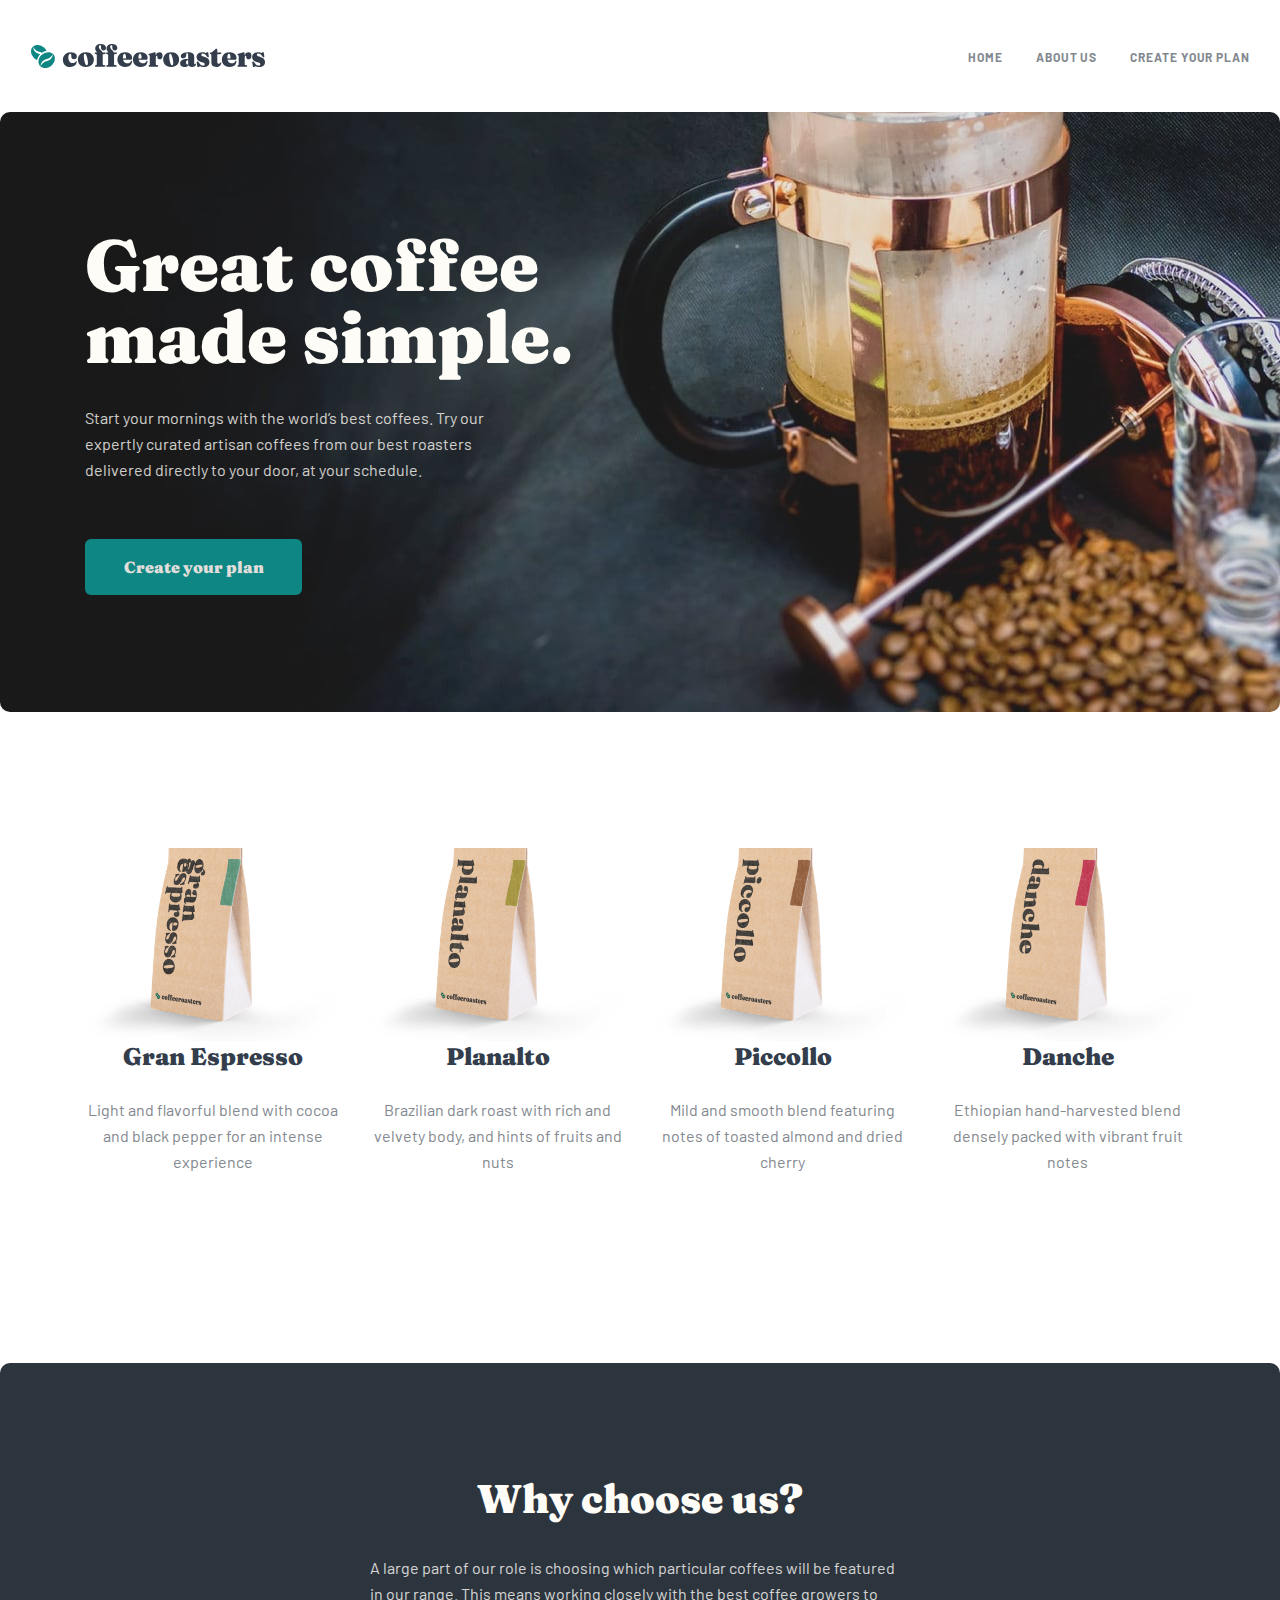
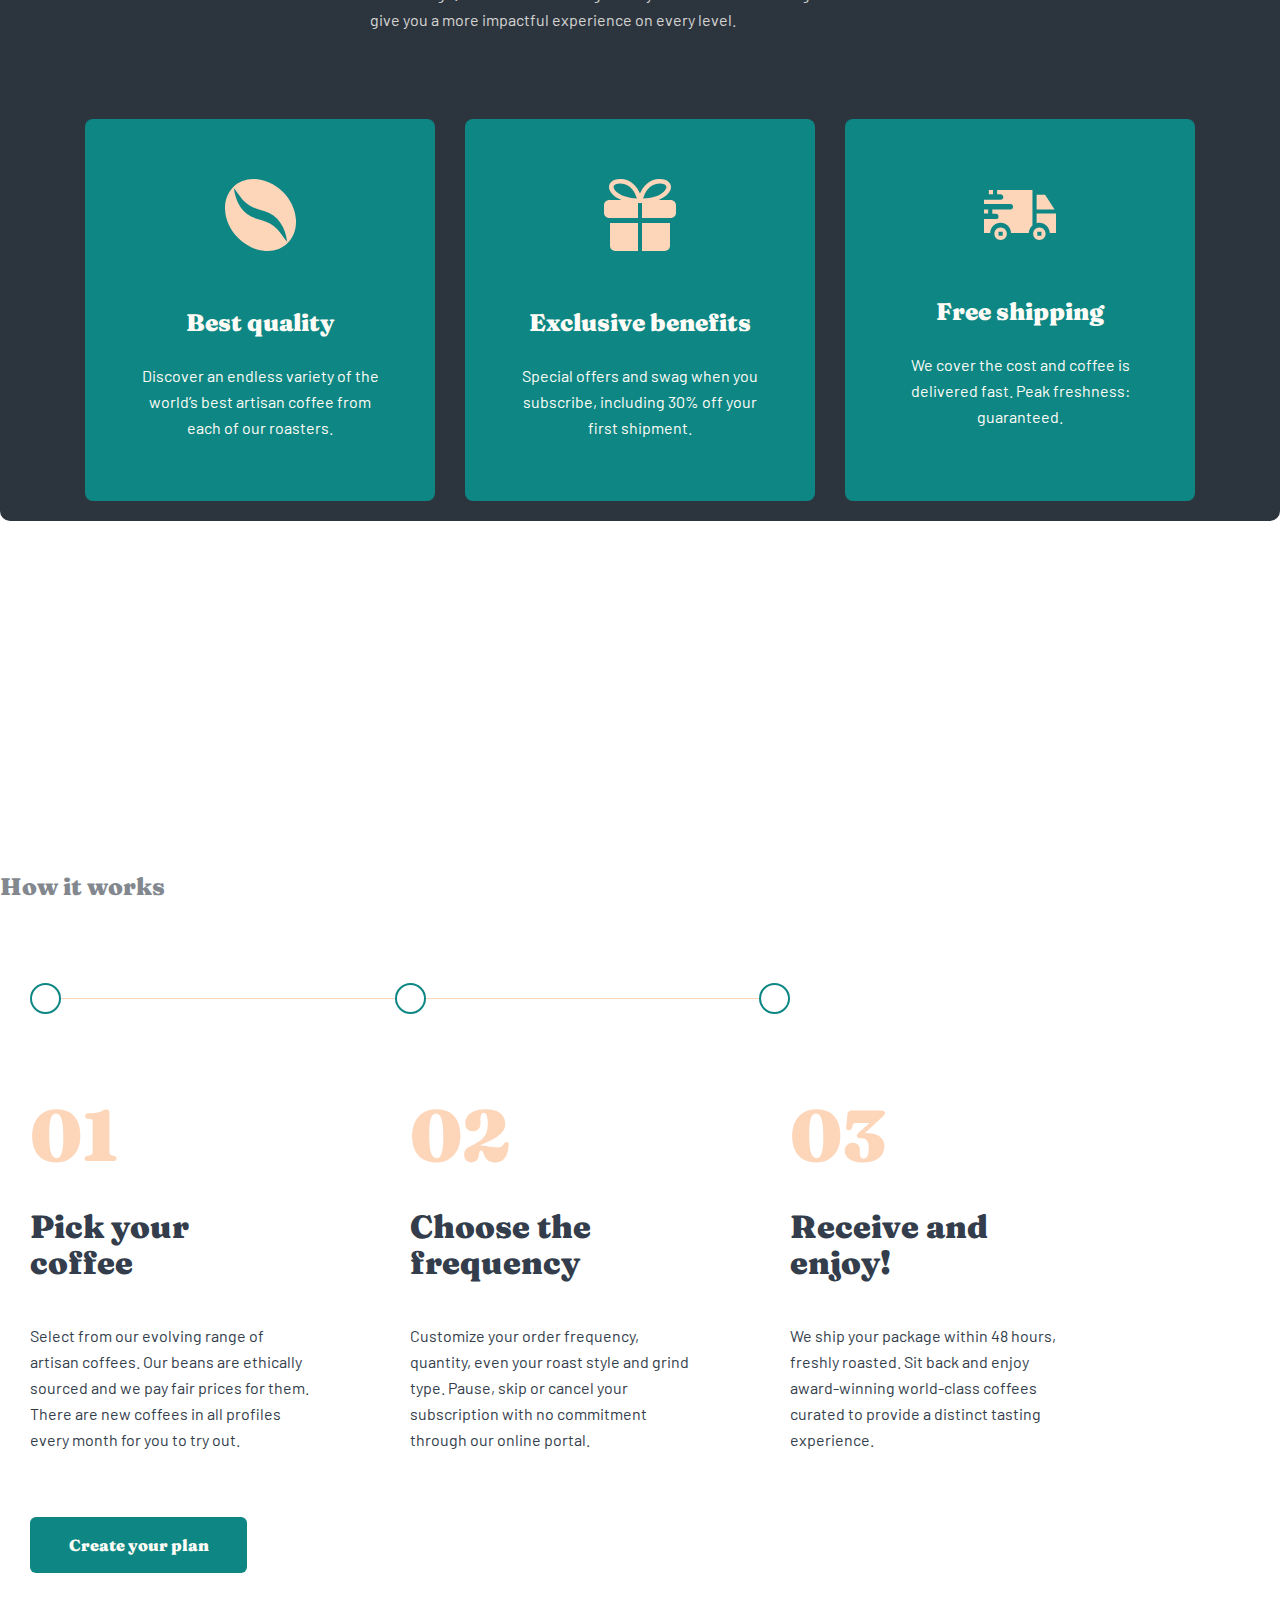
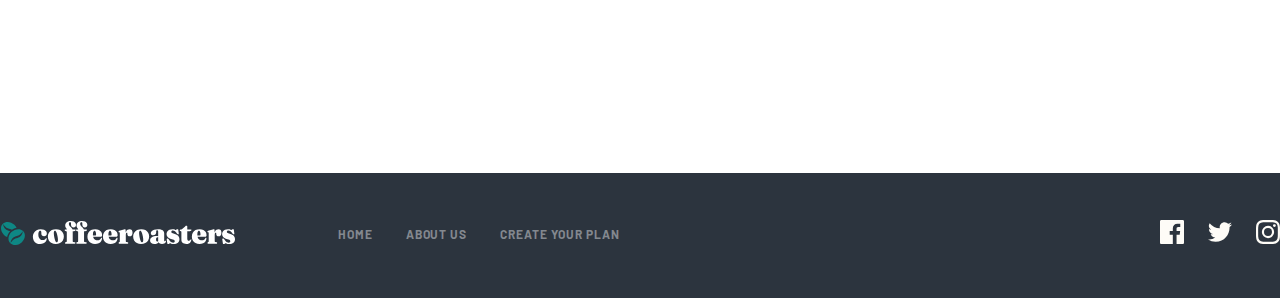
<file: index.html>
<!DOCTYPE html>
<html lang="en">
  <head>
    <meta charset="UTF-8" />
    <meta http-equiv="X-UA-Compatible" content="IE=edge" />
    <meta name="viewport" content="width=device-width, initial-scale=1.0" />
    <title>CoffeeRusters [ home page</title>
    <link rel="stylesheet" href="./css/normolize.css" />
    <link rel="stylesheet" href="./css/global.css" />
    <link rel="stylesheet" href="./css/home.css" />
  </head>
  <body>
    <!--HEADER START-->
    <header class="header">
      <div class="header__container container">
        <!--LOGO-->
        <a class="site__logo" href="./index.html"
          ><img
            class="site__logo-img"
            src="./images/shared/desktop/logo.svg"
            alt="site logo"
            width="236"
            height="26"
          />
        </a>

        <!--NAVBAAR-->
        <nav class="sitenav">
          <ul class="sitenav__list">
            <li class="sitenav__item">
              <a class="sitenav__link" href="./index.html">HOME</a>
            </li>
            <li class="sitenav__item">
              <a class="sitenav__link" href="./pages/about.html">ABOUT US</a>
            </li>
            <li class="sitenav__item">
              <a class="sitenav__link" href="./pages/subscribe.html"
                >Create your plan</a
              >
            </li>
          </ul>
        </nav>
      </div>
    </header>
    <!--HEADER END-->

    <!--MAIN START-->
    <main class="main">
      <section class="hero">
        <div class="hero__container container">
          <div class="hero__content">
            <h1 class="hero__title">Great coffee made simple.</h1>
            <p class="hero__description">
              Start your mornings with the world’s best coffees. Try our
              expertly curated artisan coffees from our best roasters delivered
              directly to your door, at your schedule.
            </p>
          </div>
          <a href="./pages/subscribe.html" class="hero__btn btn"
            >Create your plan</a
          >
        </div>
      </section>

      <section class="coffee__list">
        <ul class="coffee__list-wrapper container">
          <li class="coffee__list-item">
            <img
              class="coffee__list-img"
              src="./images/home/desktop/image-gran-espresso.png"
              alt="gran espresso coffee pac img"
              width="255"
              height="193"
            />
            <h4 class="coffee__list-title">Gran Espresso</h4>
            <p class="coffee__list-description">
              Light and flavorful blend with cocoa and black pepper for an
              intense experience
            </p>
          </li>
          <li class="coffee__list-item">
            <img
              class="coffee__list-img"
              src="./images/home/desktop/image-planalto.png"
              alt="planto coffee pac img"
              width="255"
              height="193"
            />
            <h4 class="coffee__list-title">Planalto</h4>
            <p class="coffee__list-description">
              Brazilian dark roast with rich and velvety body, and hints of
              fruits and nuts
            </p>
          </li>
          <li class="coffee__list-item">
            <img
              class="coffee__list-img"
              src="./images/home/desktop/image-piccollo.png"
              alt="picoclo coffee pac img"
              width="255"
              height="193"
            />
            <h4 class="coffee__list-title">Piccollo</h4>
            <p class="coffee__list-description">
              Mild and smooth blend featuring notes of toasted almond and dried
              cherry
            </p>
          </li>
          <li class="coffee__list-item">
            <img
              class="coffee__list-img"
              src="./images/home/desktop/image-danche.png"
              alt="danche coffee pac img"
              width="255"
              height="193"
            />
            <h4 class="coffee__list-title">Danche</h4>
            <p class="coffee__list-description">
              Ethiopian hand-harvested blend densely packed with vibrant fruit
              notes
            </p>
          </li>
        </ul>
      </section>

      <section class="service">
        <div class="service__wrapper container">
          <div class="service__content">
            <h2 class="service__title">Why choose us?</h2>
            <p class="service__description">
              A large part of our role is choosing which particular coffees will
              be featured in our range. This means working closely with the best
              coffee growers to give you a more impactful experience on every
              level.
            </p>
          </div>
          <div class="service__box-wrapper">
            <div class="service__box">
              <img
                class="service__box-img"
                src="./images/home/desktop/icon-coffee-bean.svg"
                alt=""
              />
              <h4 class="service__box-title">Best quality</h4>
              <p class="service__box-description">
                Discover an endless variety of the world’s best artisan coffee
                from each of our roasters.
              </p>
            </div>
            <div class="service__box">
              <img
                class="service__box-img"
                src="./images/home/desktop/icon-gift.svg"
                alt=""
              />
              <h4 class="service__box-title">Exclusive benefits</h4>
              <p class="service__box-description">
                Special offers and swag when you subscribe, including 30% off
                your first shipment.
              </p>
            </div>
            <div class="service__box">
              <img
                class="service__box-img"
                src="./images/home/desktop/icon-truck.svg"
                alt=""
              />
              <h4 class="service__box-title">Free shipping</h4>
              <p class="service__box-description">
                We cover the cost and coffee is delivered fast. Peak freshness:
                guaranteed.
              </p>
            </div>
          </div>
        </div>
      </section>

      <section class="info">
        <h4 class="info__main-text">How it works</h4>
        <div class="info__wrapper container">
          <div class="ring__wrapper">
            <span class="ring"></span>
            <span class="ring"></span>
            <span class="ring"></span>
          </div>

          <div class="info__list-wrapper">
            <ul class="info__list">
              <li class="info__item">
                <h1 class="info__number">01</h1>
                <h3 class="info__item-title">Pick your coffee</h3>
                <p class="info__item-description">
                  Select from our evolving range of artisan coffees. Our beans
                  are ethically sourced and we pay fair prices for them. There
                  are new coffees in all profiles every month for you to try
                  out.
                </p>
              </li>
              <li class="info__item">
                <h1 class="info__number">02</h1>
                <h3 class="info__item-title">Choose the frequency</h3>
                <p class="info__item-description">
                  Customize your order frequency, quantity, even your roast
                  style and grind type. Pause, skip or cancel your subscription
                  with no commitment through our online portal.
                </p>
              </li>
              <li class="info__item">
                <h1 class="info__number">03</h1>
                <h3 class="info__item-title">Receive and enjoy!</h3>
                <p class="info__item-description">
                  We ship your package within 48 hours, freshly roasted. Sit
                  back and enjoy award-winning world-class coffees curated to
                  provide a distinct tasting experience.
                </p>
              </li>
            </ul>
          </div>
          <a class="footer__btn btn" href="./pages/subscribe.html"
            >Create your plan</a
          >
        </div>
      </section>
    </main>
    <!--MAIN END-->

    <!--FOOTER START-->
    <footer class="footer">
      <div class="footer__container container">
        <!--LOGO-->
        <a class="site__logo" href="./index.html"
          ><img
            class="site__logo-img"
            src="./images/shared/desktop/footer-logo.svg"
            alt="site logo"
            width="236"
            height="26"
          />
        </a>

        <!--NAVBAAR-->
        <nav class="sitenav footer__sitenav">
          <ul class="sitenav__list">
            <li class="sitenav__item">
              <a class="sitenav__link" href="./index.html">HOME</a>
            </li>
            <li class="sitenav__item">
              <a class="sitenav__link" href="./pages/about.html">ABOUT US</a>
            </li>
            <li class="sitenav__item">
              <a class="sitenav__link" href="./pages/subscribe.html"
                >Create your plan</a
              >
            </li>
          </ul>
        </nav>

        <!--SOCIALS-->
        <ul class="footer__socials-list">
          <li class="footer__social-items">
            <a class="footer__socials-limk" href=""
              ><svg xmlns="http://www.w3.org/2000/svg" width="24" height="24">
                <path
                  fill="#FEFCF7"
                  d="M22.675 0H1.325C.593 0 0 .593 0 1.325v21.351C0 23.407.593 24 1.325 24H12.82v-9.294H9.692v-3.622h3.128V8.413c0-3.1 1.893-4.788 4.659-4.788 1.325 0 2.463.099 2.795.143v3.24l-1.918.001c-1.504 0-1.795.715-1.795 1.763v2.313h3.587l-.467 3.622h-3.12V24h6.116c.73 0 1.323-.593 1.323-1.325V1.325C24 .593 23.407 0 22.675 0z"
                /></svg
            ></a>
          </li>
          <li class="footer__social-items">
            <a class="footer__socials-limk" href=""
              ><svg xmlns="http://www.w3.org/2000/svg" width="24" height="20">
                <path
                  fill="#FEFCF7"
                  d="M24 2.557a9.83 9.83 0 01-2.828.775A4.932 4.932 0 0023.337.608a9.864 9.864 0 01-3.127 1.195A4.916 4.916 0 0016.616.248c-3.179 0-5.515 2.966-4.797 6.045A13.978 13.978 0 011.671 1.149a4.93 4.93 0 001.523 6.574 4.903 4.903 0 01-2.229-.616c-.054 2.281 1.581 4.415 3.949 4.89a4.935 4.935 0 01-2.224.084 4.928 4.928 0 004.6 3.419A9.9 9.9 0 010 17.54a13.94 13.94 0 007.548 2.212c9.142 0 14.307-7.721 13.995-14.646A10.025 10.025 0 0024 2.557z"
                /></svg
            ></a>
          </li>
          <li class="footer__social-items">
            <a class="footer__socials-limk" href=""
              ><svg xmlns="http://www.w3.org/2000/svg" width="24" height="24">
                <path
                  fill="#FEFCF7"
                  d="M12 2.163c3.204 0 3.584.012 4.85.07 3.252.148 4.771 1.691 4.919 4.919.058 1.265.069 1.645.069 4.849 0 3.205-.012 3.584-.069 4.849-.149 3.225-1.664 4.771-4.919 4.919-1.266.058-1.644.07-4.85.07-3.204 0-3.584-.012-4.849-.07-3.26-.149-4.771-1.699-4.919-4.92-.058-1.265-.07-1.644-.07-4.849 0-3.204.013-3.583.07-4.849.149-3.227 1.664-4.771 4.919-4.919 1.266-.057 1.645-.069 4.849-.069zM12 0C8.741 0 8.333.014 7.053.072 2.695.272.273 2.69.073 7.052.014 8.333 0 8.741 0 12c0 3.259.014 3.668.072 4.948.2 4.358 2.618 6.78 6.98 6.98C8.333 23.986 8.741 24 12 24c3.259 0 3.668-.014 4.948-.072 4.354-.2 6.782-2.618 6.979-6.98.059-1.28.073-1.689.073-4.948 0-3.259-.014-3.667-.072-4.947-.196-4.354-2.617-6.78-6.979-6.98C15.668.014 15.259 0 12 0zm0 5.838a6.162 6.162 0 100 12.324 6.162 6.162 0 000-12.324zM12 16a4 4 0 110-8 4 4 0 010 8zm6.406-11.845a1.44 1.44 0 100 2.881 1.44 1.44 0 000-2.881z"
                /></svg
            ></a>
          </li>
        </ul>
      </div>
    </footer>
    <!--FOOTER END-->
  </body>
</html>
</file>
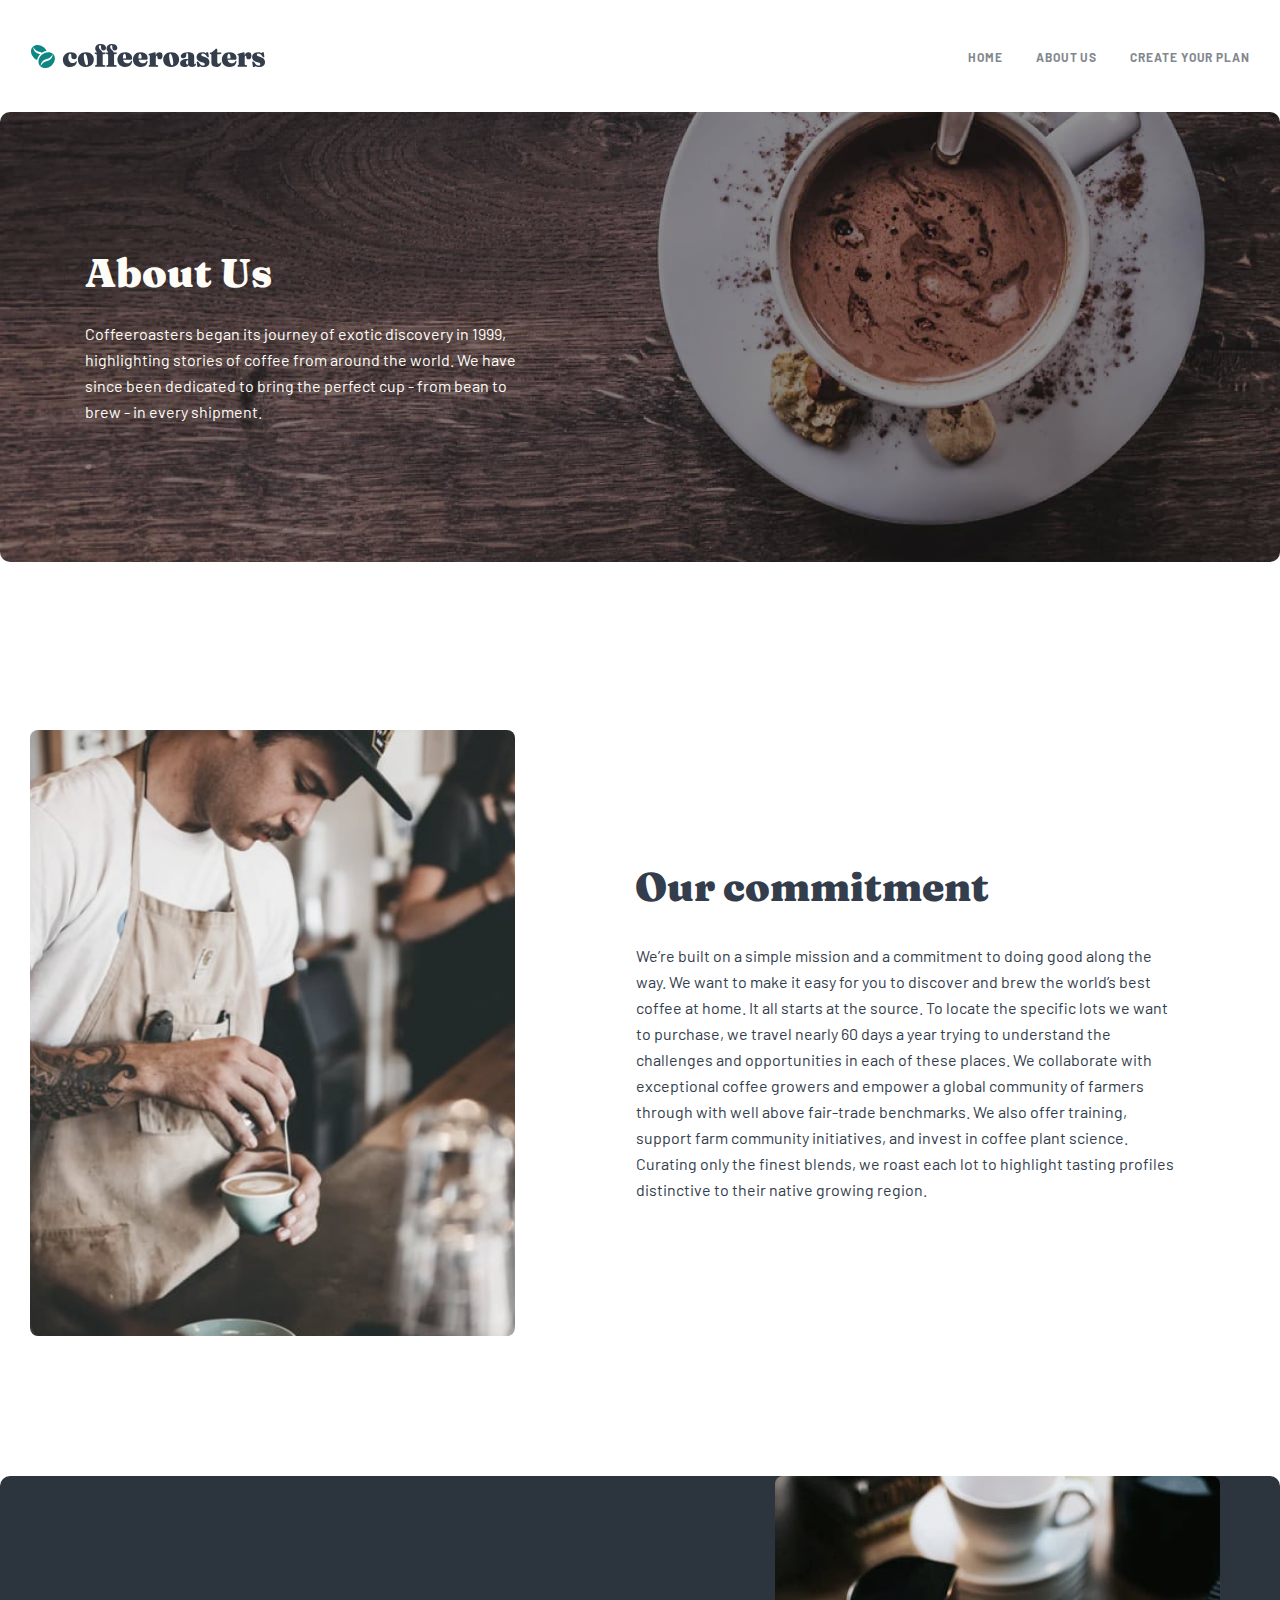
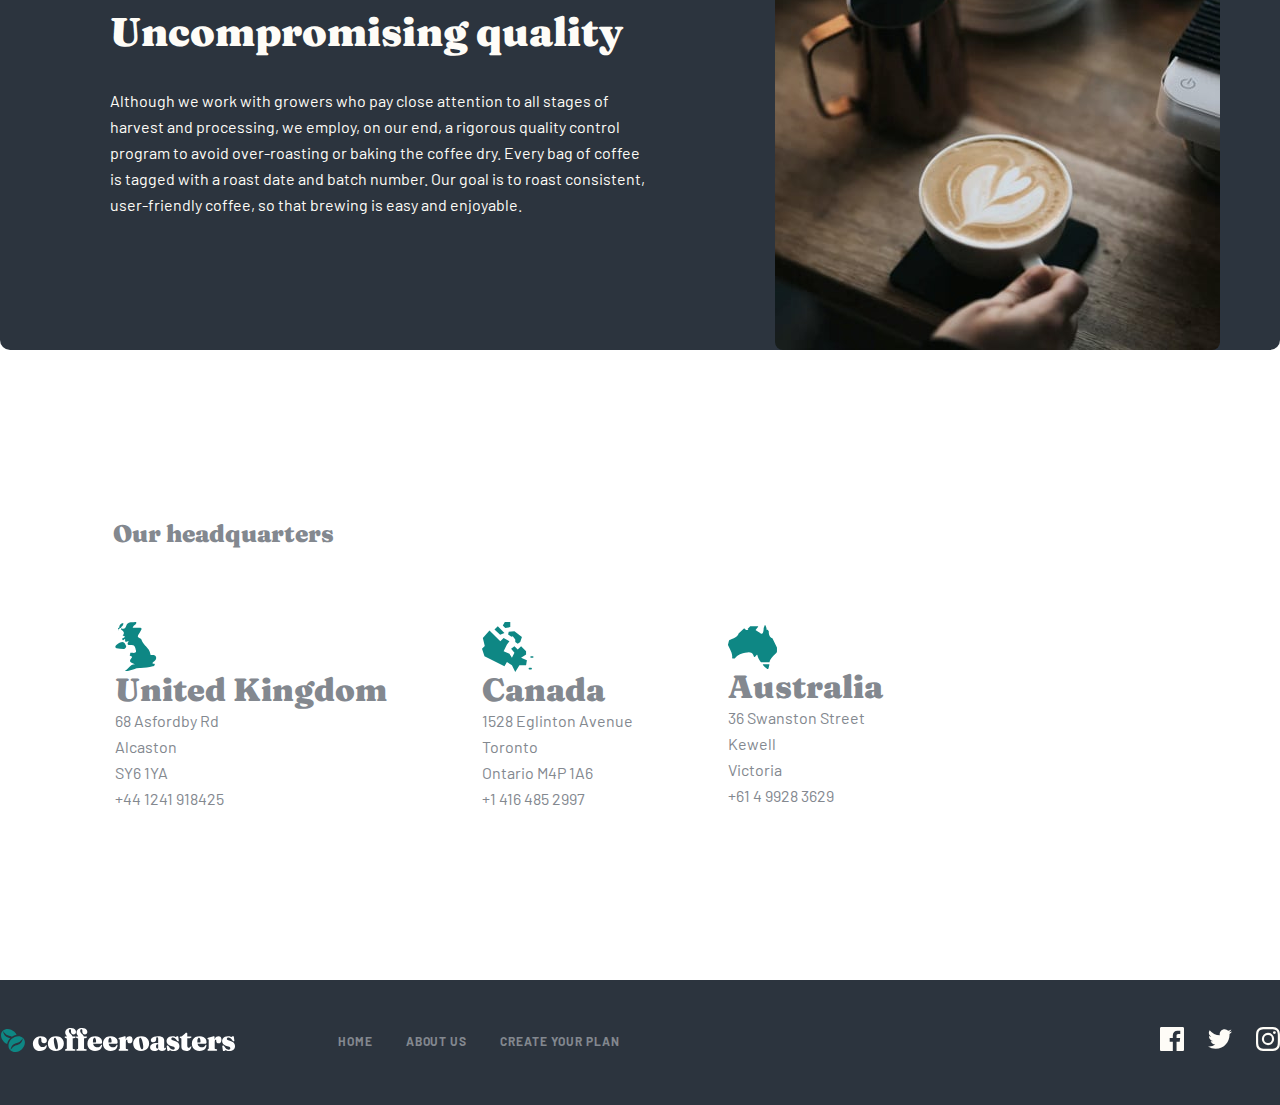
<file: pages/about.html>
<!DOCTYPE html>
<html lang="en">
  <head>
    <meta charset="UTF-8" />
    <meta http-equiv="X-UA-Compatible" content="IE=edge" />
    <meta name="viewport" content="width=device-width, initial-scale=1.0" />
    <title>CoffeeRusters [ about page</title>
    <link rel="stylesheet" href="../css/normolize.css" />
    <link rel="stylesheet" href="../css/global.css" />
    <link rel="stylesheet" href="../css/about.css" />
  </head>
  <body>
    <header class="header">
      <div class="header__container container">
        <!--LOGO-->
        <a class="site__logo" href="../index.html"
          ><img
            src="../images/shared/desktop/logo.svg"
            alt="site logo"
            width="236"
            height="26"
          />
        </a>

        <!--NAVBAAR-->
        <nav class="sitenav">
          <ul class="sitenav__list">
            <li class="sitenav__item">
              <a class="sitenav__link" href="../index.html">HOME</a>
            </li>
            <li class="sitenav__item">
              <a class="sitenav__link" href="./about.html">ABOUT US</a>
            </li>
            <li class="sitenav__item">
              <a class="sitenav__link" href="./subscribe.html"
                >Create your plan</a
              >
            </li>
          </ul>
        </nav>
      </div>
    </header>
    <!--HEADER END-->

    <!--MAIN START-->
    <main class="main">
      <section class="hero">
        <div class="hero__container container">
          <div class="hero__content">
            <h2 class="hero__title">About Us</h2>
            <p class="hero__description">
              Coffeeroasters began its journey of exotic discovery in 1999,
              highlighting stories of coffee from around the world. We have
              since been dedicated to bring the perfect cup - from bean to brew
              - in every shipment.
            </p>
          </div>
        </div>
      </section>

      <section class="our__commitment">
        <div class="our__commitment-wrapper container">
          <div class="our__commitment-left">
            <img
              class="our__commitment-left-img"
              src="../images/about/desktop/image-commitment.jpg"
              alt=""
              width="485"
              height="606"
            />
          </div>
          <div class="our__commitment-right">
            <h2 class="our__commitment-right-title">Our commitment</h2>
            <p class="our__commitment-right-description">
              We’re built on a simple mission and a commitment to doing good
              along the way. We want to make it easy for you to discover and
              brew the world’s best coffee at home. It all starts at the source.
              To locate the specific lots we want to purchase, we travel nearly
              60 days a year trying to understand the challenges and
              opportunities in each of these places. We collaborate with
              exceptional coffee growers and empower a global community of
              farmers through with well above fair-trade benchmarks. We also
              offer training, support farm community initiatives, and invest in
              coffee plant science. Curating only the finest blends, we roast
              each lot to highlight tasting profiles distinctive to their native
              growing region.
            </p>
          </div>
        </div>
      </section>

      <section class="quality">
        <div class="quality__wrapper container">
          <div class="quality__content">
            <h2 class="quality__title">Uncompromising quality</h2>
            <p class="quality__description">
              Although we work with growers who pay close attention to all
              stages of harvest and processing, we employ, on our end, a
              rigorous quality control program to avoid over-roasting or baking
              the coffee dry. Every bag of coffee is tagged with a roast date
              and batch number. Our goal is to roast consistent, user-friendly
              coffee, so that brewing is easy and enjoyable.
            </p>
          </div>
          <img
            class="quality__img"
            src="../images/about/desktop/image-quality.jpg"
            alt=""
            width="445"
            height="474"
          />
        </div>
      </section>

      <section class="our-headquarters">
        <h4 class="our-headquarters__text container">Our headquarters</h4>
        <div class="our-headquarters__wraapper container">
          <ul class="our-headquarters__list">
            <li class="our-headquarters__item">
              <img
                class="our-headquarters__img"
                src="../images/about/desktop/illustration-uk.svg"
                alt=""
              />
              <h3 class="our-headquarters__title">United Kingdom</h3>
              <p class="our-headquarters__description">
                68 Asfordby Rd <br />
                Alcaston <br />
                SY6 1YA <br />
                +44 1241 918425
              </p>
            </li>
            <li class="our-headquarters__item">
              <img
                class="our-headquarters__img"
                src="../images/about/desktop/illustration-canada.svg"
                alt=""
              />
              <h3 class="our-headquarters__title">Canada</h3>
              <p class="our-headquarters__description">
                1528 Eglinton Avenue <br />
                Toronto <br />
                Ontario M4P 1A6 <br />
                +1 416 485 2997
              </p>
            </li>
            <li class="our-headquarters__item">
              <img
                class="our-headquarters__img"
                src="../images/about/desktop/illustration-australia.svg"
                alt=""
              />
              <h3 class="our-headquarters__title">Australia</h3>
              <p class="our-headquarters__description">
                36 Swanston Street <br />
                Kewell <br />
                Victoria <br />
                +61 4 9928 3629
              </p>
            </li>
          </ul>
        </div>
      </section>
    </main>
    <!--MAIN END-->

    <!--FOOTER START-->
    <footer class="footer">
      <div class="footer__container container">
        <!--LOGO-->
        <a class="site__logo" href="../index.html"
          ><img
            src="../images/shared/desktop/footer-logo.svg"
            alt="site logo"
            width="236"
            height="26"
          />
        </a>

        <!--NAVBAAR-->
        <nav class="sitenav footer__sitenav">
          <ul class="sitenav__list">
            <li class="sitenav__item">
              <a class="sitenav__link" href="../index.html">HOME</a>
            </li>
            <li class="sitenav__item">
              <a class="sitenav__link" href="./about.html">ABOUT US</a>
            </li>
            <li class="sitenav__item">
              <a class="sitenav__link" href="./subscribe.html"
                >Create your plan</a
              >
            </li>
          </ul>
        </nav>

        <!--SOCIALS-->
        <ul class="footer__socials-list">
          <li class="footer__social-items">
            <a class="footer__socials-limk" href=""
              ><svg xmlns="http://www.w3.org/2000/svg" width="24" height="24">
                <path
                  fill="#FEFCF7"
                  d="M22.675 0H1.325C.593 0 0 .593 0 1.325v21.351C0 23.407.593 24 1.325 24H12.82v-9.294H9.692v-3.622h3.128V8.413c0-3.1 1.893-4.788 4.659-4.788 1.325 0 2.463.099 2.795.143v3.24l-1.918.001c-1.504 0-1.795.715-1.795 1.763v2.313h3.587l-.467 3.622h-3.12V24h6.116c.73 0 1.323-.593 1.323-1.325V1.325C24 .593 23.407 0 22.675 0z"
                /></svg
            ></a>
          </li>
          <li class="footer__social-items">
            <a class="footer__socials-limk" href=""
              ><svg xmlns="http://www.w3.org/2000/svg" width="24" height="20">
                <path
                  fill="#FEFCF7"
                  d="M24 2.557a9.83 9.83 0 01-2.828.775A4.932 4.932 0 0023.337.608a9.864 9.864 0 01-3.127 1.195A4.916 4.916 0 0016.616.248c-3.179 0-5.515 2.966-4.797 6.045A13.978 13.978 0 011.671 1.149a4.93 4.93 0 001.523 6.574 4.903 4.903 0 01-2.229-.616c-.054 2.281 1.581 4.415 3.949 4.89a4.935 4.935 0 01-2.224.084 4.928 4.928 0 004.6 3.419A9.9 9.9 0 010 17.54a13.94 13.94 0 007.548 2.212c9.142 0 14.307-7.721 13.995-14.646A10.025 10.025 0 0024 2.557z"
                /></svg
            ></a>
          </li>
          <li class="footer__social-items">
            <a class="footer__socials-limk" href=""
              ><svg xmlns="http://www.w3.org/2000/svg" width="24" height="24">
                <path
                  fill="#FEFCF7"
                  d="M12 2.163c3.204 0 3.584.012 4.85.07 3.252.148 4.771 1.691 4.919 4.919.058 1.265.069 1.645.069 4.849 0 3.205-.012 3.584-.069 4.849-.149 3.225-1.664 4.771-4.919 4.919-1.266.058-1.644.07-4.85.07-3.204 0-3.584-.012-4.849-.07-3.26-.149-4.771-1.699-4.919-4.92-.058-1.265-.07-1.644-.07-4.849 0-3.204.013-3.583.07-4.849.149-3.227 1.664-4.771 4.919-4.919 1.266-.057 1.645-.069 4.849-.069zM12 0C8.741 0 8.333.014 7.053.072 2.695.272.273 2.69.073 7.052.014 8.333 0 8.741 0 12c0 3.259.014 3.668.072 4.948.2 4.358 2.618 6.78 6.98 6.98C8.333 23.986 8.741 24 12 24c3.259 0 3.668-.014 4.948-.072 4.354-.2 6.782-2.618 6.979-6.98.059-1.28.073-1.689.073-4.948 0-3.259-.014-3.667-.072-4.947-.196-4.354-2.617-6.78-6.979-6.98C15.668.014 15.259 0 12 0zm0 5.838a6.162 6.162 0 100 12.324 6.162 6.162 0 000-12.324zM12 16a4 4 0 110-8 4 4 0 010 8zm6.406-11.845a1.44 1.44 0 100 2.881 1.44 1.44 0 000-2.881z"
                /></svg
            ></a>
          </li>
        </ul>
      </div>
    </footer>
    <!--FOOTER END-->
  </body>
</html>
</file>
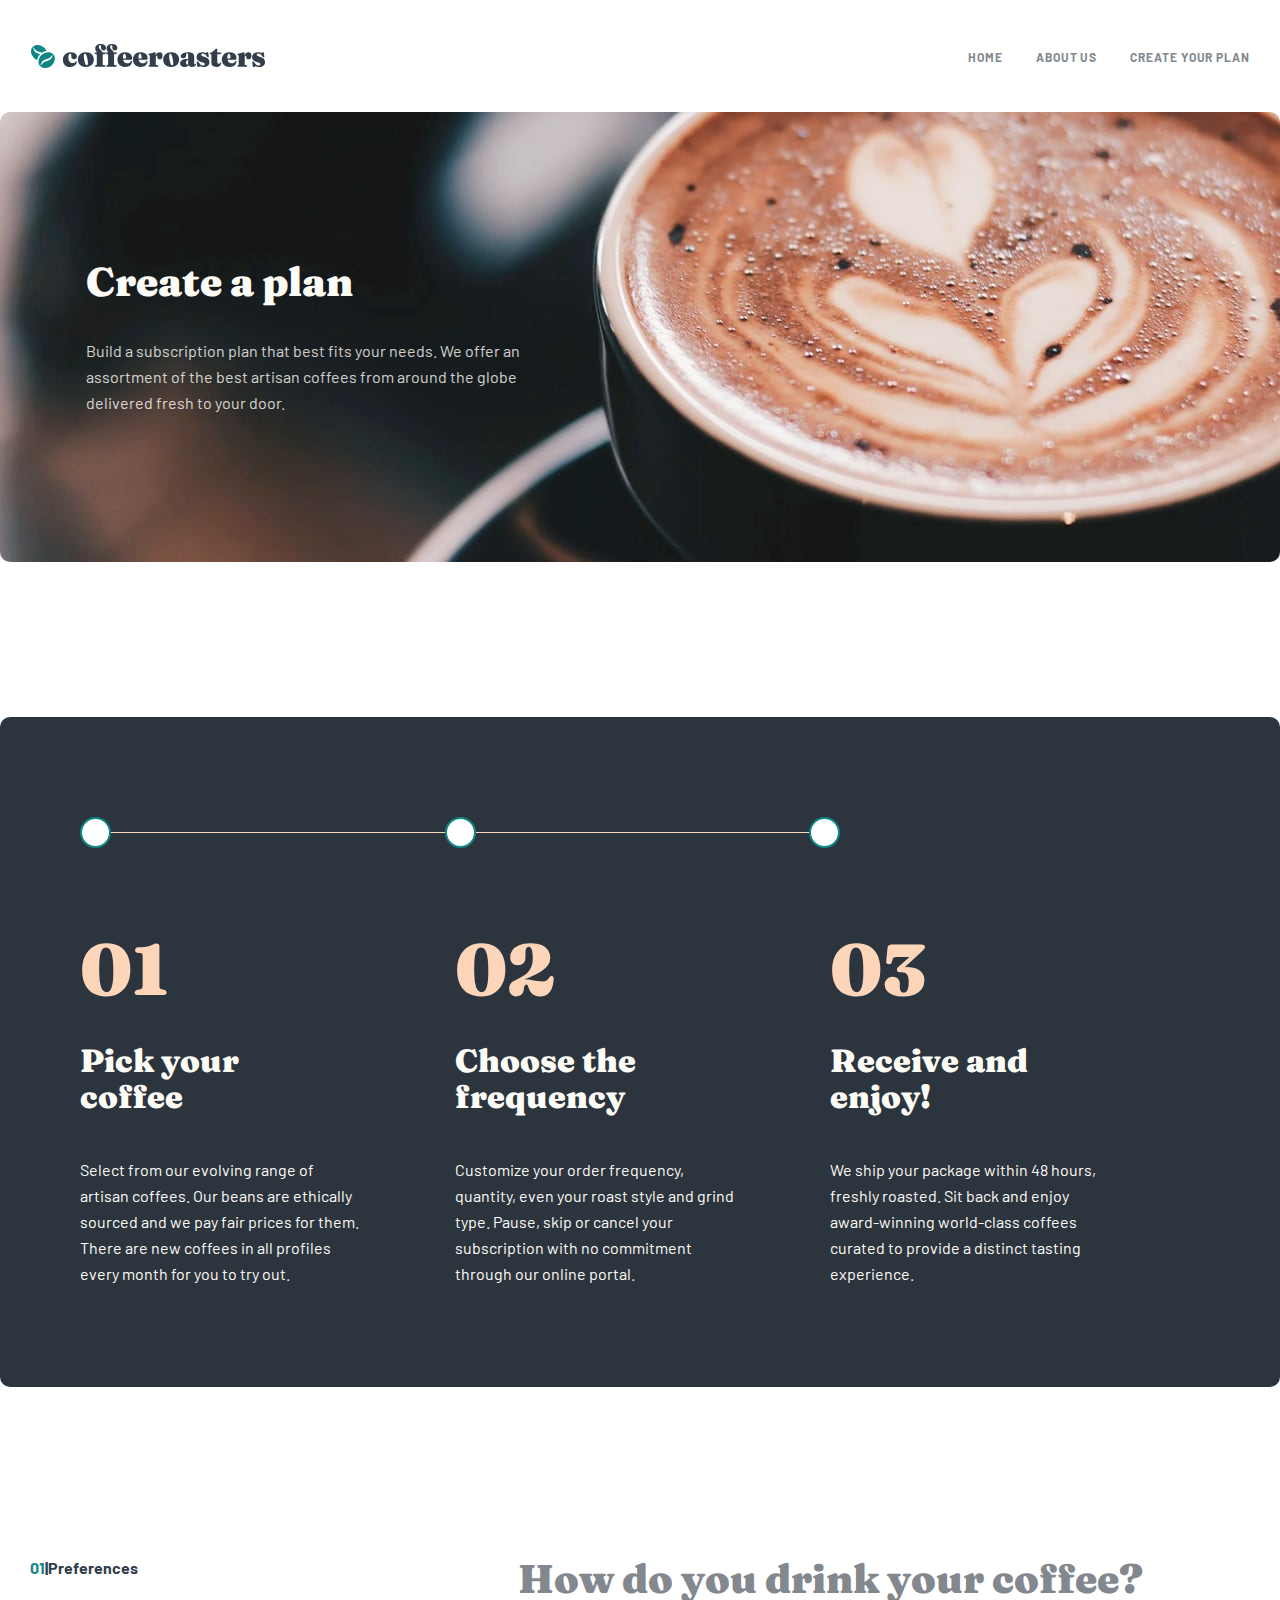
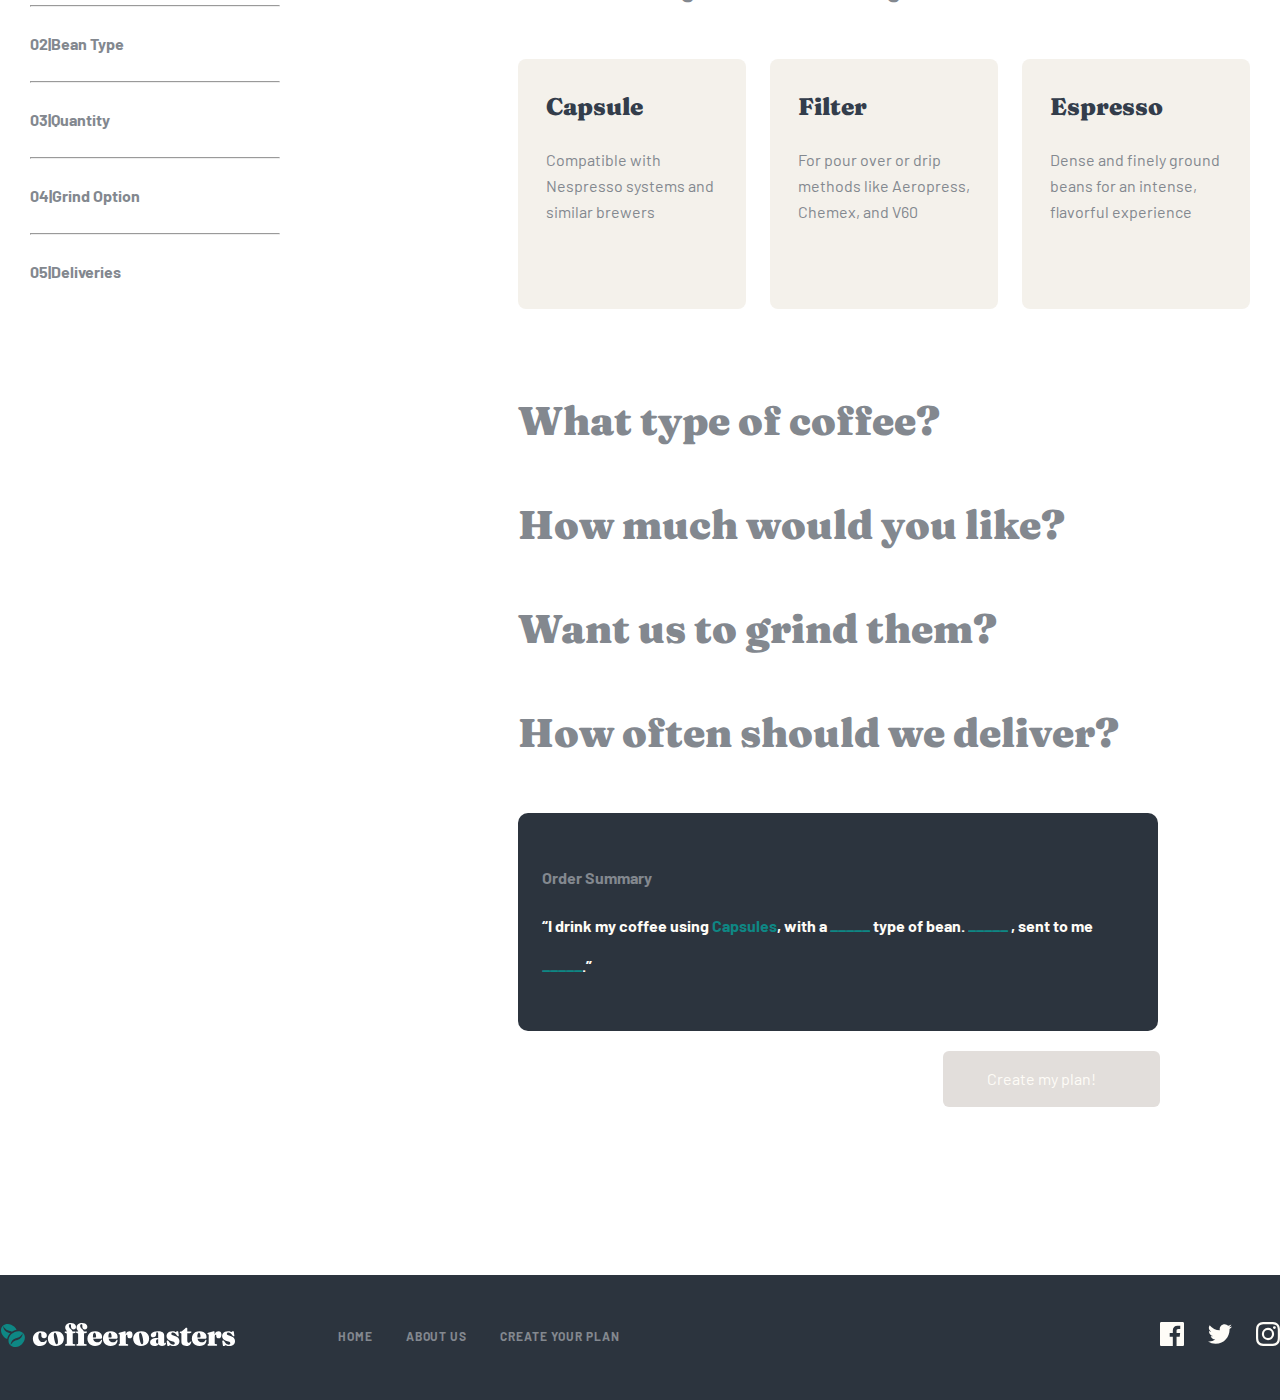
<file: pages/subscribe.html>
<!DOCTYPE html>
<html lang="en">
  <head>
    <meta charset="UTF-8" />
    <meta http-equiv="X-UA-Compatible" content="IE=edge" />
    <meta name="viewport" content="width=device-width, initial-scale=1.0" />
    <title>CoffeeRusters [ subscribe page</title>
    <link rel="stylesheet" href="../css/normolize.css" />
    <link rel="stylesheet" href="../css/global.css" />
    <link rel="stylesheet" href="../css/subscribe.css" />
  </head>
  <body>
    <header class="header">
      <div class="header__container container">
        <!--LOGO-->
        <a class="site__logo" href="../index.html"
          ><img
            src="../images/shared/desktop/logo.svg"
            alt="site logo"
            width="236"
            height="26"
          />
        </a>

        <!--NAVBAAR-->
        <nav class="sitenav">
          <ul class="sitenav__list">
            <li class="sitenav__item">
              <a class="sitenav__link" href="../index.html">HOME</a>
            </li>
            <li class="sitenav__item">
              <a class="sitenav__link" href="./about.html">ABOUT US</a>
            </li>
            <li class="sitenav__item">
              <a class="sitenav__link" href="./subscribe.html"
                >Create your plan</a
              >
            </li>
          </ul>
        </nav>
      </div>
    </header>
    <!--HEADER END-->

    <!--MAIN START-->
    <main class="main">
      <section class="hero">
        <div class="hero__container container">
          <div class="hero__content">
            <h2 class="hero__title">Create a plan</h2>
            <p class="hero__description">
              Build a subscription plan that best fits your needs. We offer an
              assortment of the best artisan coffees from around the globe
              delivered fresh to your door.
            </p>
          </div>
        </div>
      </section>

      <section class="steeps">
        <div class="steeps__wrapper container">
          <div class="line">
            <div class="ring__wrapper">
              <span class="ring"></span>
              <span class="ring"></span>
              <span class="ring"></span>
            </div>
          </div>
          <ul class="steeps__list">
            <li class="steeps__item">
              <h2 class="steeps__title">01</h2>
              <h3 class="steeps__second-title">Pick your coffee</h3>
              <p class="steeps__description">
                Select from our evolving range of artisan coffees. Our beans are
                ethically sourced and we pay fair prices for them. There are new
                coffees in all profiles every month for you to try out.
              </p>
            </li>
            <li class="steeps__item">
              <h2 class="steeps__title">02</h2>
              <h3 class="steeps__second-title">Choose the frequency</h3>
              <p class="steeps__description">
                Customize your order frequency, quantity, even your roast style
                and grind type. Pause, skip or cancel your subscription with no
                commitment through our online portal.
              </p>
            </li>
            <li class="steeps__item">
              <h2 class="steeps__title">03</h2>
              <h3 class="steeps__second-title">Receive and enjoy!</h3>
              <p class="steeps__description">
                We ship your package within 48 hours, freshly roasted. Sit back
                and enjoy award-winning world-class coffees curated to provide a
                distinct tasting experience.
              </p>
            </li>
          </ul>
        </div>
      </section>

      <section class="coffeetip">
        <div class="coffeetip__wrapper container">
          <div class="coffeetip__chois">
            <ul class="coffeetip__chois-list">
              <li>
                <p class="coffeetip__chois-description1">
                  <span class="text-green">01</span>|Preferences
                </p>
              </li>
              <hr />
              <li>
                <p class="coffeetip__chois-description">
                  <span>02|</span>Bean Type
                </p>
              </li>
              <hr />
              <li>
                <p class="coffeetip__chois-description">
                  <span>03|</span>Quantity
                </p>
              </li>
              <hr />
              <li>
                <p class="coffeetip__chois-description">
                  <span>04|</span>Grind Option
                </p>
              </li>
              <hr />
              <li>
                <p class="coffeetip__chois-description">
                  <span>05|</span>Deliveries
                </p>
              </li>
            </ul>
          </div>
          <div class="coffee__order">
            <ul class="coffee__order-list">
              <li>
                <h2 class="coffee__order-title">
                  How do you drink your coffee?
                </h2>
              </li>
              <li class="coffee__order-item box">
                <div class="coffee__order-box">
                  <h4 class="coffee__order-box-title">Capsule</h4>
                  <p>Compatible with Nespresso systems and similar brewers</p>
                </div>
                <div class="coffee__order-box">
                  <h4 class="coffee__order-box-title">Filter</h4>
                  <p>
                    For pour over or drip methods like Aeropress, Chemex, and
                    V60
                  </p>
                </div>
                <div class="coffee__order-box">
                  <h4 class="coffee__order-box-title">Espresso</h4>
                  <p>
                    Dense and finely ground beans for an intense, flavorful
                    experience
                  </p>
                </div>
              </li>

              <li class="coffee__order-item">
                <h2 class="coffee__order-title">What type of coffee?</h2>
              </li>
              <li class="coffee__order-item">
                <h2 class="coffee__order-title">How much would you like?</h2>
              </li>
              <li class="coffee__order-item">
                <h2 class="coffee__order-title">Want us to grind them?</h2>
              </li>
              <li class="coffee__order-item">
                <h2 class="coffee__order-title">
                  How often should we deliver?
                </h2>
              </li>
            </ul>
            <div class="OrderSummary">
              <p class="pre-text">Order Summary</p>
              <p class="pre-order-text">
                “I drink my coffee using
                <span class="text-green">Capsules</span>, with a
                <span class="text-green"> _____</span> type of bean.
                <span class="text-green"> _____</span> , sent to me
                <span class="text-green"> _____</span>.”
              </p>
            </div>
            <a class="OrderSummarybtn btn" href="">Create my plan!</a>
          </div>
        </div>
      </section>
    </main>
    <!--MAIN END-->

    <!--FOOTER START-->
    <footer class="footer">
      <div class="footer__container container">
        <!--LOGO-->
        <a class="site__logo" href="../index.html"
          ><img
            src="../images/shared/desktop/footer-logo.svg"
            alt="site logo"
            width="236"
            height="26"
          />
        </a>

        <!--NAVBAAR-->
        <nav class="sitenav footer__sitenav">
          <ul class="sitenav__list">
            <li class="sitenav__item">
              <a class="sitenav__link" href="../index.html">HOME</a>
            </li>
            <li class="sitenav__item">
              <a class="sitenav__link" href="./about.html">ABOUT US</a>
            </li>
            <li class="sitenav__item">
              <a class="sitenav__link" href="./subscribe.html"
                >Create your plan</a
              >
            </li>
          </ul>
        </nav>

        <!--SOCIALS-->
        <ul class="footer__socials-list">
          <li class="footer__social-items">
            <a class="footer__socials-limk" href=""
              ><svg xmlns="http://www.w3.org/2000/svg" width="24" height="24">
                <path
                  fill="#FEFCF7"
                  d="M22.675 0H1.325C.593 0 0 .593 0 1.325v21.351C0 23.407.593 24 1.325 24H12.82v-9.294H9.692v-3.622h3.128V8.413c0-3.1 1.893-4.788 4.659-4.788 1.325 0 2.463.099 2.795.143v3.24l-1.918.001c-1.504 0-1.795.715-1.795 1.763v2.313h3.587l-.467 3.622h-3.12V24h6.116c.73 0 1.323-.593 1.323-1.325V1.325C24 .593 23.407 0 22.675 0z"
                /></svg
            ></a>
          </li>
          <li class="footer__social-items">
            <a class="footer__socials-limk" href=""
              ><svg xmlns="http://www.w3.org/2000/svg" width="24" height="20">
                <path
                  fill="#FEFCF7"
                  d="M24 2.557a9.83 9.83 0 01-2.828.775A4.932 4.932 0 0023.337.608a9.864 9.864 0 01-3.127 1.195A4.916 4.916 0 0016.616.248c-3.179 0-5.515 2.966-4.797 6.045A13.978 13.978 0 011.671 1.149a4.93 4.93 0 001.523 6.574 4.903 4.903 0 01-2.229-.616c-.054 2.281 1.581 4.415 3.949 4.89a4.935 4.935 0 01-2.224.084 4.928 4.928 0 004.6 3.419A9.9 9.9 0 010 17.54a13.94 13.94 0 007.548 2.212c9.142 0 14.307-7.721 13.995-14.646A10.025 10.025 0 0024 2.557z"
                /></svg
            ></a>
          </li>
          <li class="footer__social-items">
            <a class="footer__socials-limk" href=""
              ><svg xmlns="http://www.w3.org/2000/svg" width="24" height="24">
                <path
                  fill="#FEFCF7"
                  d="M12 2.163c3.204 0 3.584.012 4.85.07 3.252.148 4.771 1.691 4.919 4.919.058 1.265.069 1.645.069 4.849 0 3.205-.012 3.584-.069 4.849-.149 3.225-1.664 4.771-4.919 4.919-1.266.058-1.644.07-4.85.07-3.204 0-3.584-.012-4.849-.07-3.26-.149-4.771-1.699-4.919-4.92-.058-1.265-.07-1.644-.07-4.849 0-3.204.013-3.583.07-4.849.149-3.227 1.664-4.771 4.919-4.919 1.266-.057 1.645-.069 4.849-.069zM12 0C8.741 0 8.333.014 7.053.072 2.695.272.273 2.69.073 7.052.014 8.333 0 8.741 0 12c0 3.259.014 3.668.072 4.948.2 4.358 2.618 6.78 6.98 6.98C8.333 23.986 8.741 24 12 24c3.259 0 3.668-.014 4.948-.072 4.354-.2 6.782-2.618 6.979-6.98.059-1.28.073-1.689.073-4.948 0-3.259-.014-3.667-.072-4.947-.196-4.354-2.617-6.78-6.979-6.98C15.668.014 15.259 0 12 0zm0 5.838a6.162 6.162 0 100 12.324 6.162 6.162 0 000-12.324zM12 16a4 4 0 110-8 4 4 0 010 8zm6.406-11.845a1.44 1.44 0 100 2.881 1.44 1.44 0 000-2.881z"
                /></svg
            ></a>
          </li>
        </ul>
      </div>
    </footer>
    <!--FOOTER END-->
  </body>
</html>
</file>
<file: css/global.css>
/* VARIABELS */
:root {
  --dark-cyan: #0e8784;
  --dark-grey-blue: #333d4b;
  --pale-orange: #fdd6ba;
  --light-cream-bg: #fefcf7;
  --gray: #83888f;
  --preferance-bg: #f4f1eb;
  --button-hover: #66d2cf;
  --button-disabeled: #e2dedb;
  --footer-bg: #2c343e;

  /* fonts */
  --title-font-family: "Fraunces", sans;
  --main-font-family: "Barlow", sans-serif;

  /*transition*/
  --transition-duration: 0.3s;
}

@font-face {
  font-display: swap;
  font-family: "Barlow";
  font-style: normal;
  font-weight: 400;
  src: url("../fonts/barlow-v12-latin-regular.woff2") format("woff2");
}

@font-face {
  font-display: swap;
  font-family: "Barlow";
  font-style: normal;
  font-weight: 700;
  src: url("../fonts/barlow-v12-latin-700.woff2") format("woff2");
}

@font-face {
  font-display: swap;
  font-family: "Fraunces";
  font-style: normal;
  font-weight: 900;
  src: url("../fonts/fraunces-v31-latin-900.woff2") format("woff2");
}

*,
*::after,
*::before {
  margin: 0;
  padding: 0;
  box-sizing: border-box;
}
*:focus {
  outline: 2px dotted var(--dark-cyan);
  outline-offset: 4px;
}
a {
  text-decoration: none;
  display: inline-block;
}
ul,
ol {
  list-style: none;
}
/*NIRMOLIZE */

h1 {
  margin: 0;
}

h1,
h2,
h3,
h4 {
  font-family: var(--title-font-family);
  font-weight: 900;
}

h1 {
  font-size: 72px;
  line-height: 72px;
}

h2 {
  font-size: 40px;
  line-height: 48px;
}

h3 {
  font-size: 32px;
  line-height: 36px;
}

h4 {
  font-size: 24px;
  line-height: 32px;
}

img {
  display: flex;
  object-fit: cover;
}

html {
  height: 100%;
  scroll-behavior: smooth;
}
body {
  display: flex;
  flex-direction: column;
  height: 100%;
  font-family: var(--main-font-family);
  line-height: 26px;
  color: var(--gray);
}

main {
  flex-grow: 1;
}

.container {
  width: 100%;
  max-width: 1340px;
  margin-left: auto;
  margin-right: auto;
  padding-left: 30px;
  padding-right: 30px;
}
.btn {
  border-radius: 6px;
  background: #0e8784;
  width: 217px;
  height: 56px;
  color: var(--button-disabeled);
}
.btn:hover {
  background-color: var(--button-hover);
}
/*HEADER START*/
.header {
  padding: 43px 0;
}
.header__container {
  display: flex;
  justify-content: space-between;
  align-items: center;
}
.site__logo {
  transition: var(--transition-duration);
}
.site__logo:hover {
  opacity: 0.8;
}
.site__logo:active {
  opacity: 0.6;
}
.site__logo-img {
}
.sitenav {
}
.sitenav__list {
  display: flex;
  gap: 33px;
}
.sitenav__item {
}
.sitenav__link {
  color: var(--gray);
  font-weight: 700;
  font-size: 12px;
  text-transform: uppercase;
  letter-spacing: 0.923px;
  line-height: 15px;
  transition: var(--transition-duration);
}
.sitenav__link:hover {
  color: var(--dark-grey-blue);
  opacity: 0.8;
}
.sitenav__link:active {
  opacity: 0.6;
}
/*HEADER END*/

/*FOOTER START*/
.footer {
  margin-bottom: 88px;
}
.footer__container {
  background-color: var(--footer-bg);
  display: flex;
  padding: 47px 0;
}

.site__logo {
  margin-right: 102px;
}
.site__logo-img {
}
.sitenav {
}
.footer__sitenav {
  margin-right: auto;
}
.sitenav__list {
}
.sitenav__item {
}
.sitenav__link {
}
.footer__sitenav .sitenav__link:hover {
  color: var(--light-cream-bg);
  opacity: 0.8;
}
.footer__sitenav .sitenav__link:active {
  color: var(--light-cream-bg);
  opacity: 0.6;
}
.footer__socials-list {
  display: flex;
  align-items: center;
  gap: 24px;
}
.footer__social-items {
}
.footer__socials-limk {
}
.footer__socials-limk svg path {
  transition: var(--transition-duration);
}
.footer__socials-limk:hover svg path {
  fill: var(--pale-orange);
}
/*FOOTER END*/
.ring__wrapper {
  height: 1px;
  width: 760px;
  background-color: var(--pale-orange);
  display: flex;
  justify-content: space-between;
  margin-bottom: 100px;
  align-items: center;
}

.ring {
  display: inline-block;
  height: 31px;
  width: 31px;
  border: 2px solid var(--dark-cyan);
  border-radius: 50%;
  background-color: #ffffff;
}
</file>
<file: css/home.css>
.main {
}
.hero {
  margin-bottom: 136px;
}
.hero__container {
  padding: 117px 85px;
  background-image: url("../images/home/desktop/image-hero-coffeepress.jpg");
  border-radius: 10px;
  background-size: cover;
  background-repeat: no-repeat;
}

.hero__content {
  color: var(--light-cream-bg);
  width: 493px;
}
.hero__title {
  margin-bottom: 32px;
}
.hero__description {
  opacity: 0.8;
  margin-bottom: 56px;
  width: 444px;
}
.hero__btn {
  display: flex;
  align-items: center;
  justify-content: center;
  font-family: var(--title-font-family);

  text-align: center;
  line-height: 25px;
}

/*section№2*/
.coffee__list {
  margin-bottom: 188px;
}
.coffee__list-wrapper {
  display: flex;
  align-items: center;
  justify-content: center;
  gap: 30px;
}
.coffee__list-item {
  text-align: center;
}

.coffee__list-title {
  margin-bottom: 24px;
  color: var(--dark-grey-blue);
}
.coffee__list-description {
  width: 255px;
}

/*service*/

.service {
  margin-bottom: 350px;
}
.service__wrapper {
  background-color: var(--footer-bg);
  border-radius: 10px;
}
.service__content {
  display: flex;
  align-items: center;
  justify-content: center;
  flex-direction: column;
  color: var(--light-cream-bg);
}
.service__title {
  color: var(--light-cream-bg);
  margin-bottom: 32px;
  margin-top: 112px;
}
.service__description {
  width: 540px;
  opacity: 0.8;
  margin-bottom: 86px;
}
.service__box-wrapper {
  color: var(--light-cream-bg);
  display: flex;
  align-items: center;
  justify-content: center;
  gap: 30px;
  text-align: center;
}
.service__box {
  background-color: var(--dark-cyan);
  border-radius: 8px;
  width: 350px;
  height: 382px;
  display: flex;
  align-items: center;
  justify-content: center;
  flex-direction: column;
  margin-bottom: 20px;
}
.service__box-img {
  margin-bottom: 56px;
}
.service__box-title {
  margin-bottom: 24px;
}
.service__box-description {
  width: 255px;
}

/*info*/
.info {
  margin-bottom: 200px;
}
.info__main-text {
  margin-bottom: 95px;
}
.info__wrapper {
  display: flex;
  flex-direction: column;
}

.info__line {
  display: flex;
  align-items: center;
  justify-content: center;
}

.info__list {
  display: flex;

  gap: 95px;
}
.info__item {
  color: var(--dark-grey-blue);
}
.info__number {
  color: #fdd6ba;
  margin-bottom: 38px;
  font-family: var(--title-font-family);
  font-size: 72px;
  font-style: normal;
  font-weight: 900;
  line-height: 72px; /* 100% */
}

.info__item-title {
  margin-bottom: 42px;
  width: 255px;
}
.info__item-description {
  margin-bottom: 64px;
  width: 285px;
}
.footer__btn {
  display: flex;
  align-items: center;
  justify-content: center;
  text-align: center;
  font-family: var(--title-font-family);
  color: var(--light-cream-bg);
}
</file>
<file: css/about.css>
.main {
}
.hero {
  margin-bottom: 168px;
}
.hero__container {
  background-image: url("../images/about/desktop/image-hero-whitecup.jpg");
  border-radius: 10px;
  background-size: cover;
  background-repeat: no-repeat;
  width: 1280px;
  height: 450px;
  padding: 137px 85px;
  background-color: #a2a2a2;
}

.hero__content {
  color: var(--light-cream-bg);
  display: flex;

  flex-direction: column;
}
.hero__title {
  margin-bottom: 24px;
}
.hero__description {
  width: 445px;
}

/*comitments*/
.our__commitment {
  margin-bottom: 140px;
}
.our__commitment-wrapper {
  display: flex;
}

.our__commitment-left-img {
  border-radius: 8px;
}
.our__commitment-right {
  display: flex;
  align-items: center;
  justify-content: center;
  flex-direction: column;
  color: var(--dark-grey-blue);
  padding-left: 120px;
}
.our__commitment-right-title {
  width: 540px;
  margin-bottom: 32px;
}
.our__commitment-right-description {
  width: 538px;
}

/*quality*/

.quality {
  margin-bottom: 168px;
}
.quality__wrapper {
  background-color: var(--footer-bg);
  color: var(--light-cream-bg);
  display: flex;
  border-radius: 10px;
}
.quality__content {
  padding: 100px 85px;
  display: flex;
  align-items: center;
  justify-content: center;
  flex-direction: column;
  width: 540px;
  margin-left: 80px;
}
.quality__title {
  width: 540px;
  margin-bottom: 32px;
}
.quality__description {
  width: 540px;
}
.quality__img {
  border-radius: 8px;
  margin-left: 125px;
}

/*our-hedquarters*/

.our-headquarters {
  margin-bottom: 168px;
}
.our-headquarters__text {
  font-family: var(--title-font-family);
  margin-bottom: 72px;
  padding-left: 113px;
}
.our-headquarters__wraapper {
  margin-bottom: 168px;
}
.our-headquarters__list {
  display: flex;
  align-items: center;

  gap: 95px;
  margin-left: 85px;
}
</file>
<file: css/subscribe.css>
.main {
}
.hero {
  margin-bottom: 155px;
}
.hero__container {
  background-image: url("../images/plan/desktop/image-hero-blackcup.jpg");
  border-radius: 10px;
  background-size: cover;
  background-repeat: no-repeat;
  width: 1280px;
  height: 450px;
  background-color: #a2a2a2;
  padding: 134px 86px;
}

.hero__content {
  color: var(--light-cream-bg);
  width: 486px;
  display: flex;
  height: 182px;
  padding-right: 1px;
  flex-direction: column;
  justify-content: center;
  align-items: flex-start;
}
.hero__title {
  margin-bottom: 32px;
}
.hero__description {
  opacity: 0.8;
}

/*steeps*/

.steeps {
  margin-bottom: 168px;
}
.steeps__wrapper {
  display: flex;
  flex-direction: column;
  justify-content: center;
  background-color: var(--footer-bg);
  padding: 115px 0px 100px 80px;
  border-radius: 10px;
}
.line {
}

.steeps__list {
  display: flex;
  align-items: center;
  margin-right: 0;
}
.steeps__item {
  color: var(--light-cream-bg);
}
.steeps__title {
  color: var(--pale-orange);
  margin-bottom: 38px;
  font-family: var(--title-font-family);
  font-size: 72px;
  font-style: normal;
  font-weight: 900;
  line-height: 72px;
}
.steeps__second-title {
  margin-bottom: 42px;
  width: 255px;
}
.steeps__description {
  width: 285px;
  margin-right: 90px;
}

/*coofeetip*/

.coffeetip {
  margin-bottom: 168px;
}
.coffeetip__wrapper {
  display: flex;

  justify-content: space-between;
}
.container {
}
.coffeetip__chois {
}
.coffeetip__chois-list {
}
.coffeetip__chois-description1 {
  color: var(--dark-grey-blue);
  font-weight: 900;
  width: 250px;
  margin-bottom: 24px;
}
.coffeetip__chois-description {
  color: var(--gray);
  font-weight: 900;

  margin-bottom: 24px;
}
.coffee__order {
}
.coffee__order-list {
}
.coffee__order-box {
  width: 228px;
  height: 250px;
  border-radius: 8px;
  background-color: var(--preferance-bg);
  margin-bottom: 88px;
  padding: 32px 28px;
}
.box {
  display: flex;
}
.coffee__order-title {
  margin-bottom: 56px;
}
.coffee__order-item {
  gap: 24px;
}
.coffee__order-box-title {
  color: var(--dark-grey-blue);
  margin-bottom: 24px;
}
.OrderSummary {
  width: 640px;
  padding: 45px 24px;
  background-color: var(--footer-bg);
  border-radius: 10px;
  color: var(--light-cream-bg);
  font-weight: 900;
  line-height: 40px;
}
.text-green {
  color: var(--dark-cyan);
}

hr {
  margin-bottom: 24px;
}
.pre-text {
  color: var(--gray);
  margin-bottom: 8px;
}
.pre-order-text {
  max-width: 560px;
}
.OrderSummarybtn {
  display: flex;
  align-items: center;
  justify-content: center;
  margin-top: 20px;
  margin-left: 425px;
  padding-right: 20px;
  background-color: var(--button-disabeled);
  color: var(--light-cream-bg);
}
</file>
<file: css/normolize.css>
/*! normalize.css v8.0.1 | MIT License | github.com/necolas/normalize.css */

/* Document
   ========================================================================== */

/**
 * 1. Correct the line height in all browsers.
 * 2. Prevent adjustments of font size after orientation changes in iOS.
 */

html {
  line-height: 1.15; /* 1 */
  -webkit-text-size-adjust: 100%; /* 2 */
}

/* Sections
       ========================================================================== */

/**
     * Remove the margin in all browsers.
     */

body {
  margin: 0;
}

/**
     * Render the `main` element consistently in IE.
     */

main {
  display: block;
}

/**
     * Correct the font size and margin on `h1` elements within `section` and
     * `article` contexts in Chrome, Firefox, and Safari.
     */

h1 {
  font-size: 2em;
  margin: 0.67em 0;
}

/* Grouping content
       ========================================================================== */

/**
     * 1. Add the correct box sizing in Firefox.
     * 2. Show the overflow in Edge and IE.
     */

hr {
  box-sizing: content-box; /* 1 */
  height: 0; /* 1 */
  overflow: visible; /* 2 */
}

/**
     * 1. Correct the inheritance and scaling of font size in all browsers.
     * 2. Correct the odd `em` font sizing in all browsers.
     */

pre {
  font-family: monospace, monospace; /* 1 */
  font-size: 1em; /* 2 */
}

/* Text-level semantics
       ========================================================================== */

/**
     * Remove the gray background on active links in IE 10.
     */

a {
  background-color: transparent;
}

/**
     * 1. Remove the bottom border in Chrome 57-
     * 2. Add the correct text decoration in Chrome, Edge, IE, Opera, and Safari.
     */

abbr[title] {
  border-bottom: none; /* 1 */
  text-decoration: underline; /* 2 */
  text-decoration: underline dotted; /* 2 */
}

/**
     * Add the correct font weight in Chrome, Edge, and Safari.
     */

b,
strong {
  font-weight: bolder;
}

/**
     * 1. Correct the inheritance and scaling of font size in all browsers.
     * 2. Correct the odd `em` font sizing in all browsers.
     */

code,
kbd,
samp {
  font-family: monospace, monospace; /* 1 */
  font-size: 1em; /* 2 */
}

/**
     * Add the correct font size in all browsers.
     */

small {
  font-size: 80%;
}

/**
     * Prevent `sub` and `sup` elements from affecting the line height in
     * all browsers.
     */

sub,
sup {
  font-size: 75%;
  line-height: 0;
  position: relative;
  vertical-align: baseline;
}

sub {
  bottom: -0.25em;
}

sup {
  top: -0.5em;
}

/* Embedded content
       ========================================================================== */

/**
     * Remove the border on images inside links in IE 10.
     */

img {
  border-style: none;
}

/* Forms
       ========================================================================== */

/**
     * 1. Change the font styles in all browsers.
     * 2. Remove the margin in Firefox and Safari.
     */

button,
input,
optgroup,
select,
textarea {
  font-family: inherit; /* 1 */
  font-size: 100%; /* 1 */
  line-height: 1.15; /* 1 */
  margin: 0; /* 2 */
}

/**
     * Show the overflow in IE.
     * 1. Show the overflow in Edge.
     */

button,
input {
  /* 1 */
  overflow: visible;
}

/**
     * Remove the inheritance of text transform in Edge, Firefox, and IE.
     * 1. Remove the inheritance of text transform in Firefox.
     */

button,
select {
  /* 1 */
  text-transform: none;
}

/**
     * Correct the inability to style clickable types in iOS and Safari.
     */

button,
[type="button"],
[type="reset"],
[type="submit"] {
  -webkit-appearance: button;
}

/**
     * Remove the inner border and padding in Firefox.
     */

button::-moz-focus-inner,
[type="button"]::-moz-focus-inner,
[type="reset"]::-moz-focus-inner,
[type="submit"]::-moz-focus-inner {
  border-style: none;
  padding: 0;
}

/**
     * Restore the focus styles unset by the previous rule.
     */

button:-moz-focusring,
[type="button"]:-moz-focusring,
[type="reset"]:-moz-focusring,
[type="submit"]:-moz-focusring {
  outline: 1px dotted ButtonText;
}

/**
     * Correct the padding in Firefox.
     */

fieldset {
  padding: 0.35em 0.75em 0.625em;
}

/**
     * 1. Correct the text wrapping in Edge and IE.
     * 2. Correct the color inheritance from `fieldset` elements in IE.
     * 3. Remove the padding so developers are not caught out when they zero out
     *    `fieldset` elements in all browsers.
     */

legend {
  box-sizing: border-box; /* 1 */
  color: inherit; /* 2 */
  display: table; /* 1 */
  max-width: 100%; /* 1 */
  padding: 0; /* 3 */
  white-space: normal; /* 1 */
}

/**
     * Add the correct vertical alignment in Chrome, Firefox, and Opera.
     */

progress {
  vertical-align: baseline;
}

/**
     * Remove the default vertical scrollbar in IE 10+.
     */

textarea {
  overflow: auto;
}

/**
     * 1. Add the correct box sizing in IE 10.
     * 2. Remove the padding in IE 10.
     */

[type="checkbox"],
[type="radio"] {
  box-sizing: border-box; /* 1 */
  padding: 0; /* 2 */
}

/**
     * Correct the cursor style of increment and decrement buttons in Chrome.
     */

[type="number"]::-webkit-inner-spin-button,
[type="number"]::-webkit-outer-spin-button {
  height: auto;
}

/**
     * 1. Correct the odd appearance in Chrome and Safari.
     * 2. Correct the outline style in Safari.
     */

[type="search"] {
  -webkit-appearance: textfield; /* 1 */
  outline-offset: -2px; /* 2 */
}

/**
     * Remove the inner padding in Chrome and Safari on macOS.
     */

[type="search"]::-webkit-search-decoration {
  -webkit-appearance: none;
}

/**
     * 1. Correct the inability to style clickable types in iOS and Safari.
     * 2. Change font properties to `inherit` in Safari.
     */

::-webkit-file-upload-button {
  -webkit-appearance: button; /* 1 */
  font: inherit; /* 2 */
}

/* Interactive
       ========================================================================== */

/*
     * Add the correct display in Edge, IE 10+, and Firefox.
     */

details {
  display: block;
}

/*
     * Add the correct display in all browsers.
     */

summary {
  display: list-item;
}

/* Misc
       ========================================================================== */

/**
     * Add the correct display in IE 10+.
     */

template {
  display: none;
}

/**
     * Add the correct display in IE 10.
     */

[hidden] {
  display: none;
}
</file>
